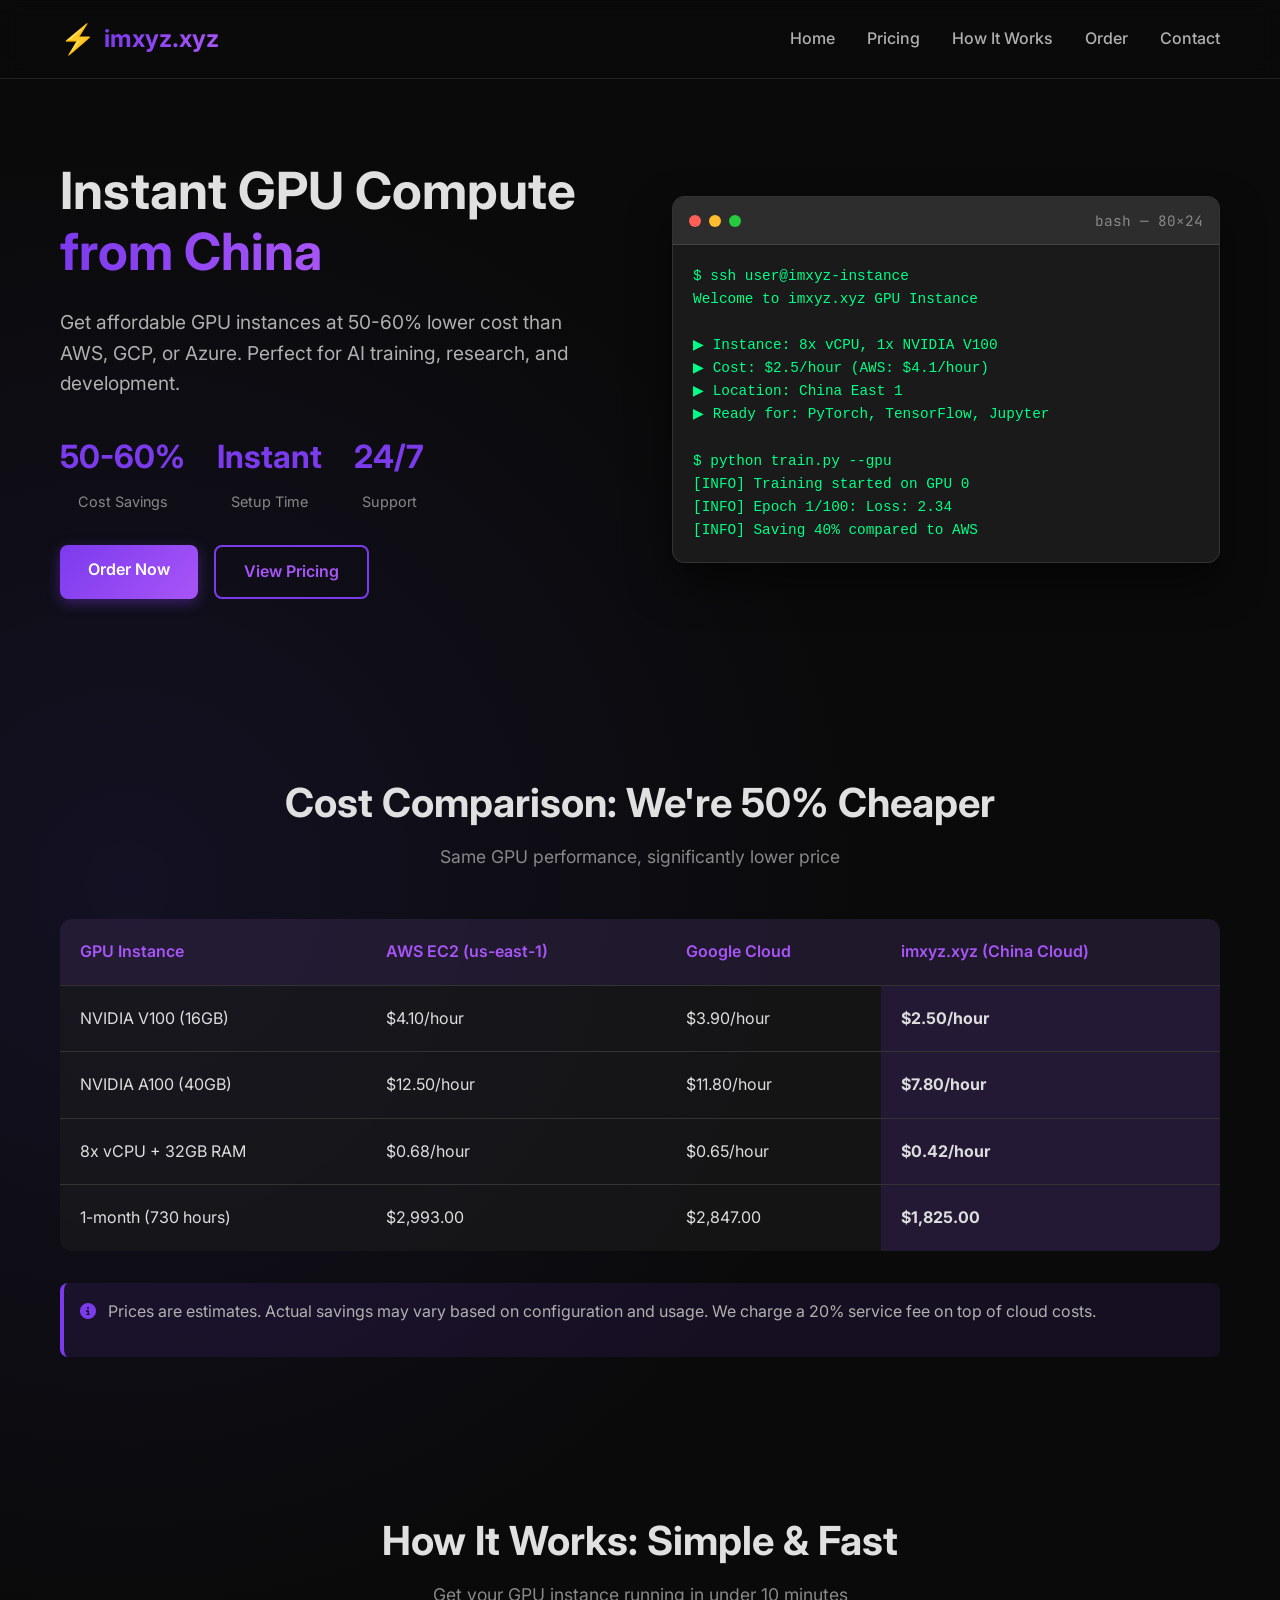
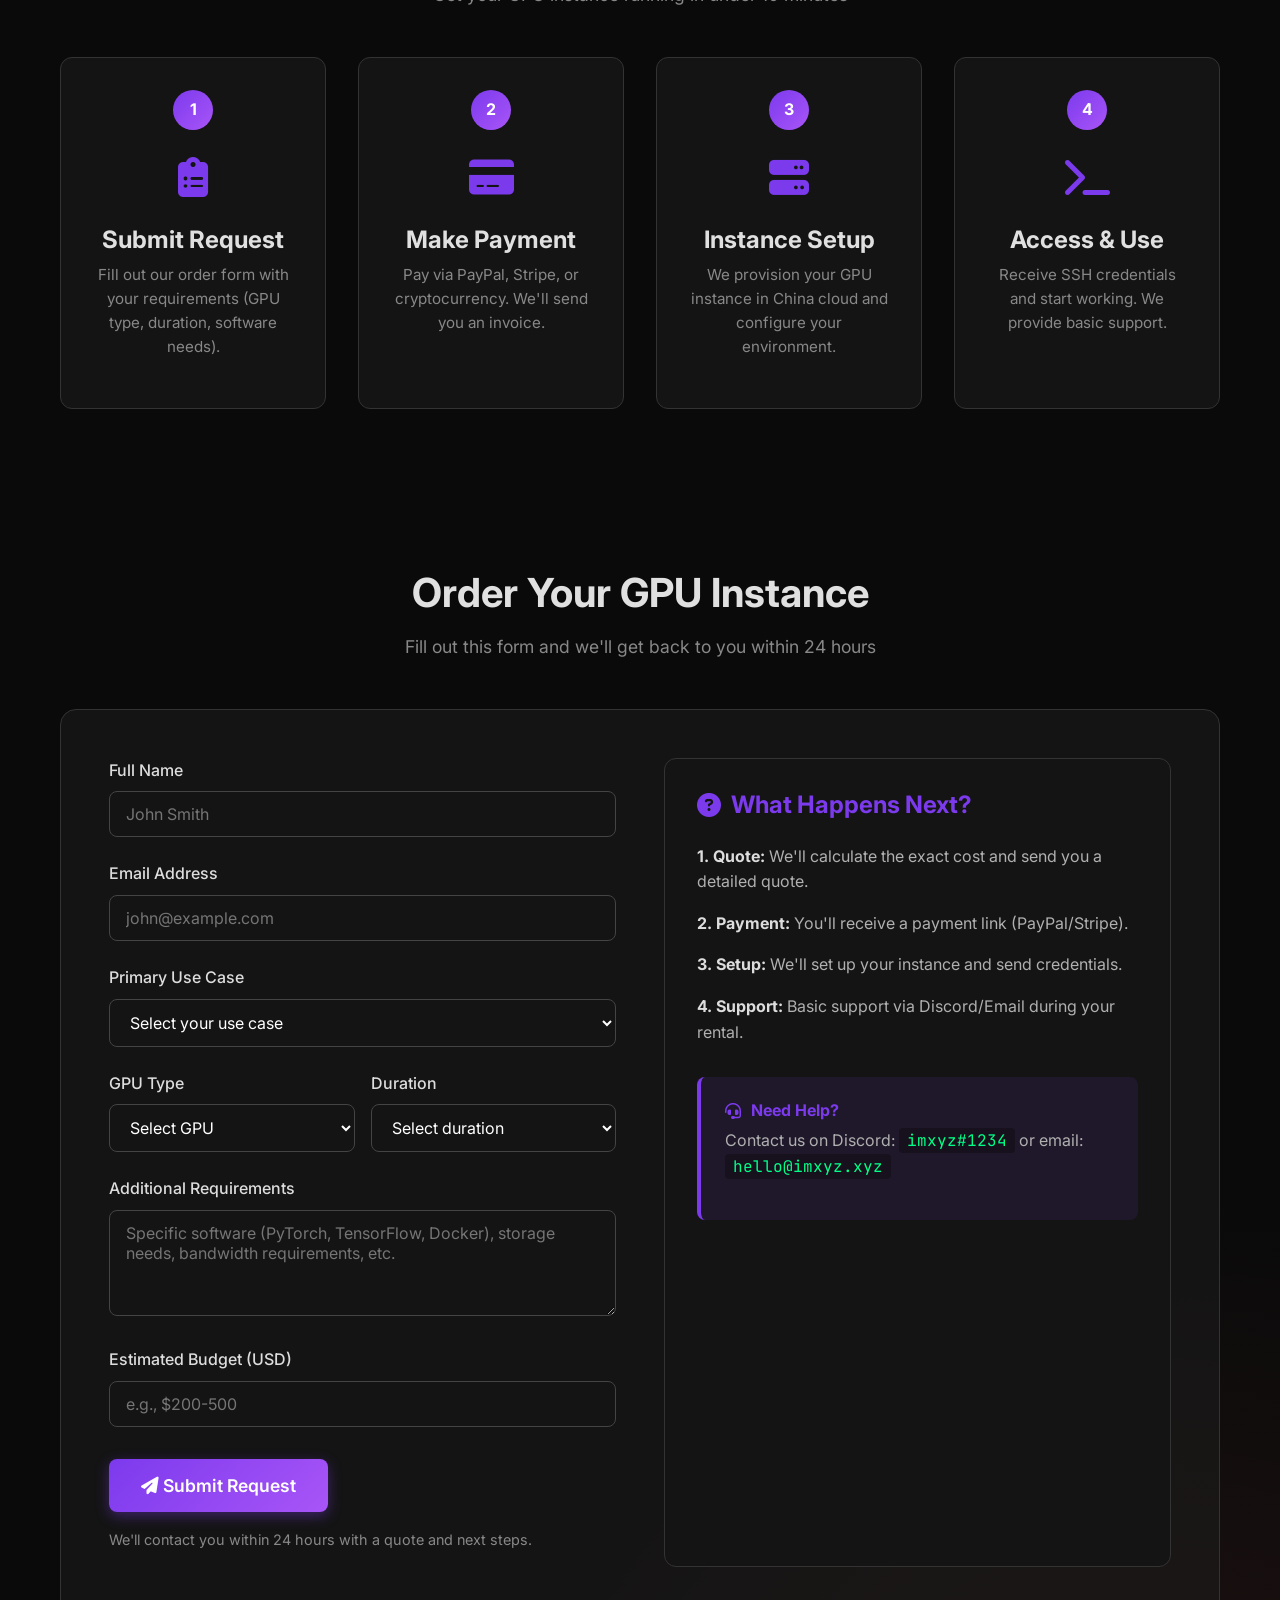
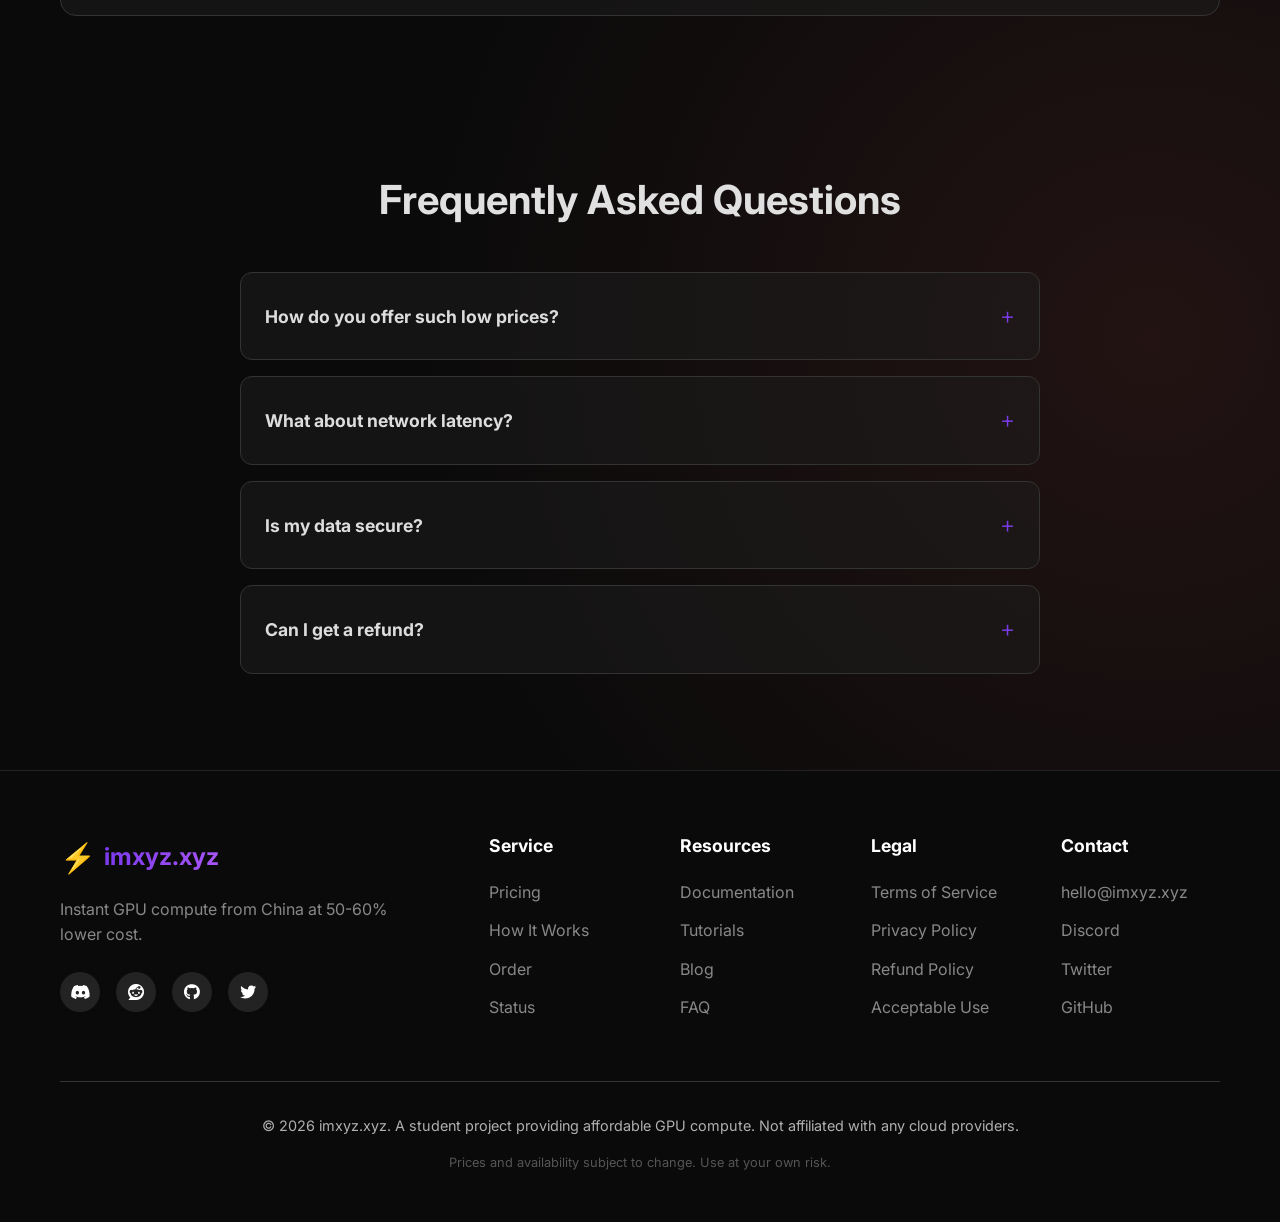
<file: index.html>
<!DOCTYPE html>
<html lang="en">
<head>
    <meta charset="UTF-8">
    <meta name="viewport" content="width=device-width, initial-scale=1.0">
    <title>imxyz.xyz | Instant GPU Compute from China</title>
    <link rel="stylesheet" href="css/style.css">
    <link rel="stylesheet" href="https://cdnjs.cloudflare.com/ajax/libs/font-awesome/6.4.0/css/all.min.css">
    <link href="https://fonts.googleapis.com/css2?family=Inter:wght@300;400;500;600;700&family=JetBrains+Mono:wght@400;500&display=swap" rel="stylesheet">
    <link rel="icon" type="image/x-icon" href="https://img.icons8.com/color/96/000000/cloud-computing.png">
</head>
<body>
    <!-- Navigation -->
    <nav class="navbar">
        <div class="container">
            <a href="/" class="logo">
                <span class="logo-icon">⚡</span>
                <span class="logo-text">imxyz.xyz</span>
            </a>
            <div class="nav-links">
                <a href="#home">Home</a>
                <a href="#pricing">Pricing</a>
                <a href="#how-it-works">How It Works</a>
                <a href="#order">Order</a>
                <a href="#contact">Contact</a>
            </div>
            <button class="menu-toggle" id="menuToggle">
                <i class="fas fa-bars"></i>
            </button>
        </div>
    </nav>

    <!-- Hero Section -->
    <section class="hero" id="home">
        <div class="container">
            <div class="hero-content">
                <h1 class="hero-title">Instant GPU Compute <span class="highlight">from China</span></h1>
                <p class="hero-subtitle">Get affordable GPU instances at 50-60% lower cost than AWS, GCP, or Azure. Perfect for AI training, research, and development.</p>
                <div class="hero-stats">
                    <div class="stat">
                        <div class="stat-number">50-60%</div>
                        <div class="stat-label">Cost Savings</div>
                    </div>
                    <div class="stat">
                        <div class="stat-number">Instant</div>
                        <div class="stat-label">Setup Time</div>
                    </div>
                    <div class="stat">
                        <div class="stat-number">24/7</div>
                        <div class="stat-label">Support</div>
                    </div>
                </div>
                <div class="hero-actions">
                    <a href="#order" class="btn btn-primary">Order Now</a>
                    <a href="#pricing" class="btn btn-secondary">View Pricing</a>
                </div>
            </div>
            <div class="hero-image">
                <div class="terminal-window">
                    <div class="terminal-header">
                        <div class="terminal-buttons">
                            <span class="terminal-btn close"></span>
                            <span class="terminal-btn minimize"></span>
                            <span class="terminal-btn maximize"></span>
                        </div>
                        <span class="terminal-title">bash — 80×24</span>
                    </div>
                    <div class="terminal-body">
                        <pre><code class="language-bash">$ ssh user@imxyz-instance
Welcome to imxyz.xyz GPU Instance

▶ Instance: 8x vCPU, 1x NVIDIA V100
▶ Cost: $2.5/hour (AWS: $4.1/hour)
▶ Location: China East 1
▶ Ready for: PyTorch, TensorFlow, Jupyter

$ python train.py --gpu
[INFO] Training started on GPU 0
[INFO] Epoch 1/100: Loss: 2.34
[INFO] Saving 40% compared to AWS</code></pre>
                    </div>
                </div>
            </div>
        </div>
    </section>

    <!-- Pricing Comparison -->
    <section class="section pricing" id="pricing">
        <div class="container">
            <h2 class="section-title">Cost Comparison: We're 50% Cheaper</h2>
            <p class="section-subtitle">Same GPU performance, significantly lower price</p>

            <div class="comparison-table">
                <table>
                    <thead>
                        <tr>
                            <th>GPU Instance</th>
                            <th>AWS EC2 (us-east-1)</th>
                            <th>Google Cloud</th>
                            <th class="highlight-cell">imxyz.xyz (China Cloud)</th>
                        </tr>
                    </thead>
                    <tbody>
                        <tr>
                            <td>NVIDIA V100 (16GB)</td>
                            <td>$4.10/hour</td>
                            <td>$3.90/hour</td>
                            <td class="highlight-cell"><strong>$2.50/hour</strong></td>
                        </tr>
                        <tr>
                            <td>NVIDIA A100 (40GB)</td>
                            <td>$12.50/hour</td>
                            <td>$11.80/hour</td>
                            <td class="highlight-cell"><strong>$7.80/hour</strong></td>
                        </tr>
                        <tr>
                            <td>8x vCPU + 32GB RAM</td>
                            <td>$0.68/hour</td>
                            <td>$0.65/hour</td>
                            <td class="highlight-cell"><strong>$0.42/hour</strong></td>
                        </tr>
                        <tr>
                            <td>1-month (730 hours)</td>
                            <td>$2,993.00</td>
                            <td>$2,847.00</td>
                            <td class="highlight-cell"><strong>$1,825.00</strong></td>
                        </tr>
                    </tbody>
                </table>
            </div>

            <div class="note">
                <p><i class="fas fa-info-circle"></i> Prices are estimates. Actual savings may vary based on configuration and usage. We charge a 20% service fee on top of cloud costs.</p>
            </div>
        </div>
    </section>

    <!-- How It Works -->
    <section class="section steps" id="how-it-works">
        <div class="container">
            <h2 class="section-title">How It Works: Simple & Fast</h2>
            <p class="section-subtitle">Get your GPU instance running in under 10 minutes</p>

            <div class="steps-grid">
                <div class="step-card">
                    <div class="step-number">1</div>
                    <div class="step-icon"><i class="fas fa-clipboard-list"></i></div>
                    <h3 class="step-title">Submit Request</h3>
                    <p class="step-description">Fill out our order form with your requirements (GPU type, duration, software needs).</p>
                </div>
                <div class="step-card">
                    <div class="step-number">2</div>
                    <div class="step-icon"><i class="fas fa-credit-card"></i></div>
                    <h3 class="step-title">Make Payment</h3>
                    <p class="step-description">Pay via PayPal, Stripe, or cryptocurrency. We'll send you an invoice.</p>
                </div>
                <div class="step-card">
                    <div class="step-number">3</div>
                    <div class="step-icon"><i class="fas fa-server"></i></div>
                    <h3 class="step-title">Instance Setup</h3>
                    <p class="step-description">We provision your GPU instance in China cloud and configure your environment.</p>
                </div>
                <div class="step-card">
                    <div class="step-number">4</div>
                    <div class="step-icon"><i class="fas fa-terminal"></i></div>
                    <h3 class="step-title">Access & Use</h3>
                    <p class="step-description">Receive SSH credentials and start working. We provide basic support.</p>
                </div>
            </div>
        </div>
    </section>

    <!-- Order Form -->
    <section class="section order" id="order">
        <div class="container">
            <h2 class="section-title">Order Your GPU Instance</h2>
            <p class="section-subtitle">Fill out this form and we'll get back to you within 24 hours</p>

            <div class="order-form-container">
                <!-- Formspree Configuration:
                1. Sign up at https://formspree.io
                2. Create a new form
                3. Replace "your-form-id" with your actual form ID
                4. Keep the action URL format: https://formspree.io/f/YOUR_FORM_ID -->
                <form id="orderForm" action="https://formspree.io/f/your-form-id" method="POST">
                    <div class="form-group">
                        <label for="name">Full Name</label>
                        <input type="text" id="name" name="name" required placeholder="John Smith">
                    </div>

                    <div class="form-group">
                        <label for="email">Email Address</label>
                        <input type="email" id="email" name="email" required placeholder="john@example.com">
                    </div>

                    <div class="form-group">
                        <label for="useCase">Primary Use Case</label>
                        <select id="useCase" name="useCase" required>
                            <option value="" disabled selected>Select your use case</option>
                            <option value="ai_training">AI/ML Model Training</option>
                            <option value="research">Academic Research</option>
                            <option value="development">Software Development</option>
                            <option value="rendering">3D Rendering</option>
                            <option value="other">Other</option>
                        </select>
                    </div>

                    <div class="form-row">
                        <div class="form-group">
                            <label for="gpuType">GPU Type</label>
                            <select id="gpuType" name="gpuType" required>
                                <option value="" disabled selected>Select GPU</option>
                                <option value="v100">NVIDIA V100 (16GB)</option>
                                <option value="a100">NVIDIA A100 (40GB)</option>
                                <option value="rtx3090">NVIDIA RTX 3090</option>
                                <option value="no_gpu">CPU Only (No GPU)</option>
                            </select>
                        </div>

                        <div class="form-group">
                            <label for="duration">Duration</label>
                            <select id="duration" name="duration" required>
                                <option value="" disabled selected>Select duration</option>
                                <option value="1day">1 Day</option>
                                <option value="1week">1 Week</option>
                                <option value="1month">1 Month</option>
                                <option value="custom">Custom</option>
                            </select>
                        </div>
                    </div>

                    <div class="form-group">
                        <label for="requirements">Additional Requirements</label>
                        <textarea id="requirements" name="requirements" rows="4" placeholder="Specific software (PyTorch, TensorFlow, Docker), storage needs, bandwidth requirements, etc."></textarea>
                    </div>

                    <div class="form-group">
                        <label for="budget">Estimated Budget (USD)</label>
                        <input type="text" id="budget" name="budget" placeholder="e.g., $200-500">
                    </div>

                    <div class="form-submit">
                        <button type="submit" class="btn btn-primary btn-large">
                            <i class="fas fa-paper-plane"></i> Submit Request
                        </button>
                        <p class="form-note">We'll contact you within 24 hours with a quote and next steps.</p>
                    </div>
                </form>

                <div class="order-info">
                    <h3><i class="fas fa-question-circle"></i> What Happens Next?</h3>
                    <ul>
                        <li><strong>1. Quote:</strong> We'll calculate the exact cost and send you a detailed quote.</li>
                        <li><strong>2. Payment:</strong> You'll receive a payment link (PayPal/Stripe).</li>
                        <li><strong>3. Setup:</strong> We'll set up your instance and send credentials.</li>
                        <li><strong>4. Support:</strong> Basic support via Discord/Email during your rental.</li>
                    </ul>

                    <div class="contact-info">
                        <h4><i class="fas fa-headset"></i> Need Help?</h4>
                        <p>Contact us on Discord: <code>imxyz#1234</code> or email: <code>hello@imxyz.xyz</code></p>
                    </div>
                </div>
            </div>
        </div>
    </section>

    <!-- FAQ -->
    <section class="section faq">
        <div class="container">
            <h2 class="section-title">Frequently Asked Questions</h2>

            <div class="faq-grid">
                <div class="faq-item">
                    <div class="faq-question">
                        <h3>How do you offer such low prices?</h3>
                        <span class="faq-toggle">+</span>
                    </div>
                    <div class="faq-answer">
                        <p>We leverage China's cloud providers (Aliyun, Tencent Cloud) which have significantly lower infrastructure costs and government subsidies. We purchase resources at local rates and pass the savings to international customers.</p>
                    </div>
                </div>

                <div class="faq-item">
                    <div class="faq-question">
                        <h3>What about network latency?</h3>
                        <span class="faq-toggle">+</span>
                    </div>
                    <div class="faq-answer">
                        <p>Instances are located in China, so expect 150-250ms latency from North America/Europe. This is acceptable for batch processing, AI training, and development work. Not suitable for real-time applications.</p>
                    </div>
                </div>

                <div class="faq-item">
                    <div class="faq-question">
                        <h3>Is my data secure?</h3>
                        <span class="faq-toggle">+</span>
                    </div>
                    <div class="faq-answer">
                        <p>We don't access your data. You get full SSH access to your instance. We recommend encrypting sensitive data and using VPNs. We don't store any of your data after instance termination.</p>
                    </div>
                </div>

                <div class="faq-item">
                    <div class="faq-question">
                        <h3>Can I get a refund?</h3>
                        <span class="faq-toggle">+</span>
                    </div>
                    <div class="faq-answer">
                        <p>Yes, within the first 24 hours if the instance doesn't work as described. After that, we offer prorated refunds for unused time if you cancel early.</p>
                    </div>
                </div>
            </div>
        </div>
    </section>

    <!-- Footer -->
    <footer class="footer" id="contact">
        <div class="container">
            <div class="footer-content">
                <div class="footer-brand">
                    <a href="/" class="logo">
                        <span class="logo-icon">⚡</span>
                        <span class="logo-text">imxyz.xyz</span>
                    </a>
                    <p class="footer-tagline">Instant GPU compute from China at 50-60% lower cost.</p>
                    <div class="footer-social">
                        <a href="#" class="social-link"><i class="fab fa-discord"></i></a>
                        <a href="#" class="social-link"><i class="fab fa-reddit"></i></a>
                        <a href="#" class="social-link"><i class="fab fa-github"></i></a>
                        <a href="#" class="social-link"><i class="fab fa-twitter"></i></a>
                    </div>
                </div>

                <div class="footer-links">
                    <div class="footer-column">
                        <h4>Service</h4>
                        <a href="#pricing">Pricing</a>
                        <a href="#how-it-works">How It Works</a>
                        <a href="#order">Order</a>
                        <a href="#">Status</a>
                    </div>

                    <div class="footer-column">
                        <h4>Resources</h4>
                        <a href="#">Documentation</a>
                        <a href="#">Tutorials</a>
                        <a href="#">Blog</a>
                        <a href="#faq">FAQ</a>
                    </div>

                    <div class="footer-column">
                        <h4>Legal</h4>
                        <a href="#">Terms of Service</a>
                        <a href="#">Privacy Policy</a>
                        <a href="#">Refund Policy</a>
                        <a href="#">Acceptable Use</a>
                    </div>

                    <div class="footer-column">
                        <h4>Contact</h4>
                        <a href="mailto:hello@imxyz.xyz">hello@imxyz.xyz</a>
                        <a href="#">Discord</a>
                        <a href="#">Twitter</a>
                        <a href="#">GitHub</a>
                    </div>
                </div>
            </div>

            <div class="footer-bottom">
                <p>&copy; 2026 imxyz.xyz. A student project providing affordable GPU compute. Not affiliated with any cloud providers.</p>
                <p class="footer-note">Prices and availability subject to change. Use at your own risk.</p>
            </div>
        </div>
    </footer>

    <!-- Scripts -->
    <script src="js/script.js"></script>
    <script>
        // Form submission handler
        document.getElementById('orderForm').addEventListener('submit', function(e) {
            e.preventDefault();
            const formData = new FormData(this);

            // Simple validation
            const email = formData.get('email');
            if (!email.includes('@')) {
                alert('Please enter a valid email address.');
                return;
            }

            // In production, you would submit to Formspree or similar
            // For now, just show a success message
            alert('Thank you! Your request has been submitted. We will contact you within 24 hours.');
            this.reset();
        });

        // FAQ toggle
        document.querySelectorAll('.faq-question').forEach(item => {
            item.addEventListener('click', () => {
                const answer = item.nextElementSibling;
                const toggle = item.querySelector('.faq-toggle');

                answer.classList.toggle('active');
                toggle.textContent = answer.classList.contains('active') ? '−' : '+';
            });
        });

        // Mobile menu toggle
        document.getElementById('menuToggle').addEventListener('click', () => {
            document.querySelector('.nav-links').classList.toggle('active');
        });
    </script>
</body>
</html>
</file>
<file: css/style.css>
/* Reset & Base Styles */
* {
    margin: 0;
    padding: 0;
    box-sizing: border-box;
}

html {
    scroll-behavior: smooth;
}

body {
    font-family: 'Inter', sans-serif;
    line-height: 1.6;
    color: #e0e0e0;
    background-color: #0a0a0a;
    background-image:
        radial-gradient(circle at 10% 20%, rgba(100, 80, 255, 0.1) 0%, transparent 20%),
        radial-gradient(circle at 90% 80%, rgba(255, 100, 100, 0.1) 0%, transparent 20%);
    min-height: 100vh;
}

.container {
    max-width: 1200px;
    margin: 0 auto;
    padding: 0 20px;
}

/* Typography */
h1, h2, h3, h4 {
    font-weight: 700;
    line-height: 1.2;
    margin-bottom: 1rem;
}

h1 {
    font-size: 3.5rem;
}

h2 {
    font-size: 2.5rem;
}

h3 {
    font-size: 1.5rem;
}

p {
    margin-bottom: 1rem;
    color: #b0b0b0;
}

.highlight {
    color: #7c3aed;
    background: linear-gradient(90deg, #7c3aed, #a855f7);
    -webkit-background-clip: text;
    -webkit-text-fill-color: transparent;
    background-clip: text;
}

/* Buttons */
.btn {
    display: inline-block;
    padding: 12px 28px;
    border-radius: 8px;
    font-weight: 600;
    font-size: 1rem;
    text-decoration: none;
    transition: all 0.3s ease;
    border: none;
    cursor: pointer;
    font-family: 'Inter', sans-serif;
}

.btn-primary {
    background: linear-gradient(135deg, #7c3aed, #a855f7);
    color: white;
    box-shadow: 0 4px 14px rgba(124, 58, 237, 0.4);
}

.btn-primary:hover {
    transform: translateY(-2px);
    box-shadow: 0 6px 20px rgba(124, 58, 237, 0.6);
}

.btn-secondary {
    background: transparent;
    color: #a855f7;
    border: 2px solid #7c3aed;
}

.btn-secondary:hover {
    background: rgba(124, 58, 237, 0.1);
}

.btn-large {
    padding: 16px 32px;
    font-size: 1.1rem;
}

/* Navigation */
.navbar {
    background: rgba(10, 10, 10, 0.9);
    backdrop-filter: blur(10px);
    border-bottom: 1px solid #222;
    position: fixed;
    top: 0;
    left: 0;
    right: 0;
    z-index: 1000;
    padding: 1rem 0;
}

.navbar .container {
    display: flex;
    justify-content: space-between;
    align-items: center;
}

.logo {
    display: flex;
    align-items: center;
    text-decoration: none;
    font-size: 1.5rem;
    font-weight: 700;
    color: white;
}

.logo-icon {
    margin-right: 8px;
    font-size: 1.8rem;
}

.logo-text {
    background: linear-gradient(90deg, #7c3aed, #a855f7);
    -webkit-background-clip: text;
    -webkit-text-fill-color: transparent;
    background-clip: text;
}

.nav-links {
    display: flex;
    gap: 2rem;
}

.nav-links a {
    color: #b0b0b0;
    text-decoration: none;
    font-weight: 500;
    transition: color 0.3s;
}

.nav-links a:hover {
    color: #a855f7;
}

.menu-toggle {
    display: none;
    background: none;
    border: none;
    color: white;
    font-size: 1.5rem;
    cursor: pointer;
}

/* Hero Section */
.hero {
    padding: 160px 0 100px;
    overflow: hidden;
}

.hero .container {
    display: grid;
    grid-template-columns: 1fr 1fr;
    gap: 4rem;
    align-items: center;
}

.hero-title {
    font-size: 3.2rem;
    margin-bottom: 1.5rem;
}

.hero-subtitle {
    font-size: 1.2rem;
    color: #b0b0b0;
    margin-bottom: 2rem;
    max-width: 600px;
}

.hero-stats {
    display: flex;
    gap: 2rem;
    margin-bottom: 2rem;
}

.stat {
    text-align: center;
}

.stat-number {
    font-size: 2rem;
    font-weight: 700;
    color: #7c3aed;
    margin-bottom: 0.5rem;
}

.stat-label {
    color: #888;
    font-size: 0.9rem;
}

.hero-actions {
    display: flex;
    gap: 1rem;
    margin-top: 2rem;
}

.terminal-window {
    background: #1a1a1a;
    border-radius: 12px;
    overflow: hidden;
    box-shadow: 0 20px 40px rgba(0, 0, 0, 0.5);
    border: 1px solid #333;
}

.terminal-header {
    background: #2d2d2d;
    padding: 12px 16px;
    display: flex;
    align-items: center;
    justify-content: space-between;
    border-bottom: 1px solid #444;
}

.terminal-buttons {
    display: flex;
    gap: 8px;
}

.terminal-btn {
    width: 12px;
    height: 12px;
    border-radius: 50%;
    display: inline-block;
}

.terminal-btn.close {
    background: #ff5f56;
}

.terminal-btn.minimize {
    background: #ffbd2e;
}

.terminal-btn.maximize {
    background: #27ca3f;
}

.terminal-title {
    color: #888;
    font-size: 0.9rem;
    font-family: 'JetBrains Mono', monospace;
}

.terminal-body {
    padding: 20px;
    font-family: 'JetBrains Mono', monospace;
    font-size: 0.9rem;
    line-height: 1.6;
}

.terminal-body pre {
    margin: 0;
    overflow-x: auto;
}

.terminal-body code {
    color: #00ff88;
}

.terminal-body .language-bash {
    color: #00ff88;
}

/* Sections */
.section {
    padding: 80px 0;
}

.section-title {
    text-align: center;
    margin-bottom: 1rem;
}

.section-subtitle {
    text-align: center;
    color: #888;
    margin-bottom: 3rem;
    font-size: 1.1rem;
}

/* Pricing Table */
.comparison-table {
    overflow-x: auto;
    margin: 2rem 0;
}

.comparison-table table {
    width: 100%;
    border-collapse: collapse;
    background: rgba(30, 30, 30, 0.5);
    border-radius: 12px;
    overflow: hidden;
}

.comparison-table th,
.comparison-table td {
    padding: 20px;
    text-align: left;
    border-bottom: 1px solid #333;
}

.comparison-table th {
    background: rgba(124, 58, 237, 0.1);
    color: #a855f7;
    font-weight: 600;
}

.comparison-table td {
    color: #ddd;
}

.highlight-cell {
    background: rgba(124, 58, 237, 0.15);
    color: #7c3aed;
    font-weight: 600;
}

.comparison-table tr:last-child td {
    border-bottom: none;
}

.note {
    background: rgba(124, 58, 237, 0.1);
    border-left: 4px solid #7c3aed;
    padding: 16px;
    border-radius: 8px;
    margin-top: 2rem;
}

.note i {
    color: #7c3aed;
    margin-right: 8px;
}

/* Steps */
.steps-grid {
    display: grid;
    grid-template-columns: repeat(auto-fit, minmax(250px, 1fr));
    gap: 2rem;
    margin-top: 3rem;
}

.step-card {
    background: rgba(30, 30, 30, 0.5);
    border-radius: 12px;
    padding: 2rem;
    text-align: center;
    border: 1px solid #333;
    transition: transform 0.3s, border-color 0.3s;
}

.step-card:hover {
    transform: translateY(-5px);
    border-color: #7c3aed;
}

.step-number {
    display: inline-block;
    width: 40px;
    height: 40px;
    background: linear-gradient(135deg, #7c3aed, #a855f7);
    color: white;
    border-radius: 50%;
    display: flex;
    align-items: center;
    justify-content: center;
    font-weight: 700;
    margin: 0 auto 1rem;
}

.step-icon {
    font-size: 2.5rem;
    color: #7c3aed;
    margin-bottom: 1rem;
}

.step-title {
    margin-bottom: 0.5rem;
}

.step-description {
    color: #888;
    font-size: 0.95rem;
}

/* Order Form */
.order-form-container {
    display: grid;
    grid-template-columns: 1fr 1fr;
    gap: 3rem;
    background: rgba(30, 30, 30, 0.5);
    border-radius: 16px;
    padding: 3rem;
    border: 1px solid #333;
}

.form-group {
    margin-bottom: 1.5rem;
}

.form-group label {
    display: block;
    margin-bottom: 0.5rem;
    color: #ddd;
    font-weight: 500;
}

.form-group input,
.form-group select,
.form-group textarea {
    width: 100%;
    padding: 12px 16px;
    background: rgba(20, 20, 20, 0.8);
    border: 1px solid #444;
    border-radius: 8px;
    color: white;
    font-family: 'Inter', sans-serif;
    font-size: 1rem;
    transition: border-color 0.3s;
}

.form-group input:focus,
.form-group select:focus,
.form-group textarea:focus {
    outline: none;
    border-color: #7c3aed;
}

.form-row {
    display: grid;
    grid-template-columns: 1fr 1fr;
    gap: 1rem;
}

.form-submit {
    margin-top: 2rem;
}

.form-note {
    margin-top: 1rem;
    font-size: 0.9rem;
    color: #888;
}

.order-info {
    background: rgba(20, 20, 20, 0.8);
    border-radius: 12px;
    padding: 2rem;
    border: 1px solid #333;
}

.order-info h3 {
    color: #7c3aed;
    margin-bottom: 1.5rem;
    display: flex;
    align-items: center;
    gap: 10px;
}

.order-info ul {
    list-style: none;
    margin-bottom: 2rem;
}

.order-info li {
    margin-bottom: 1rem;
    color: #b0b0b0;
}

.order-info strong {
    color: #ddd;
}

.contact-info {
    background: rgba(124, 58, 237, 0.1);
    border-radius: 8px;
    padding: 1.5rem;
    border-left: 4px solid #7c3aed;
}

.contact-info h4 {
    color: #7c3aed;
    margin-bottom: 0.5rem;
    display: flex;
    align-items: center;
    gap: 10px;
}

.contact-info code {
    background: rgba(0, 0, 0, 0.3);
    padding: 2px 8px;
    border-radius: 4px;
    font-family: 'JetBrains Mono', monospace;
    color: #00ff88;
}

/* FAQ */
.faq-grid {
    max-width: 800px;
    margin: 3rem auto 0;
}

.faq-item {
    background: rgba(30, 30, 30, 0.5);
    border-radius: 12px;
    margin-bottom: 1rem;
    overflow: hidden;
    border: 1px solid #333;
}

.faq-question {
    padding: 1.5rem;
    display: flex;
    justify-content: space-between;
    align-items: center;
    cursor: pointer;
}

.faq-question h3 {
    margin-bottom: 0;
    font-size: 1.1rem;
    color: #ddd;
}

.faq-toggle {
    color: #7c3aed;
    font-size: 1.5rem;
    font-weight: 300;
    transition: transform 0.3s;
}

.faq-answer {
    padding: 0 1.5rem;
    max-height: 0;
    overflow: hidden;
    transition: max-height 0.3s, padding 0.3s;
}

.faq-answer.active {
    padding: 0 1.5rem 1.5rem;
    max-height: 500px;
}

.faq-answer p {
    color: #888;
    margin-bottom: 0;
}

/* Footer */
.footer {
    background: rgba(10, 10, 10, 0.95);
    border-top: 1px solid #222;
    padding: 4rem 0 2rem;
}

.footer-content {
    display: grid;
    grid-template-columns: 1fr 2fr;
    gap: 4rem;
    margin-bottom: 3rem;
}

.footer-tagline {
    margin: 1rem 0;
    color: #888;
}

.footer-social {
    display: flex;
    gap: 1rem;
    margin-top: 1.5rem;
}

.social-link {
    display: inline-flex;
    align-items: center;
    justify-content: center;
    width: 40px;
    height: 40px;
    background: rgba(255, 255, 255, 0.1);
    border-radius: 50%;
    color: white;
    text-decoration: none;
    transition: all 0.3s;
}

.social-link:hover {
    background: #7c3aed;
    transform: translateY(-3px);
}

.footer-links {
    display: grid;
    grid-template-columns: repeat(4, 1fr);
    gap: 2rem;
}

.footer-column h4 {
    color: white;
    margin-bottom: 1.5rem;
    font-size: 1.1rem;
}

.footer-column a {
    display: block;
    color: #888;
    text-decoration: none;
    margin-bottom: 0.8rem;
    transition: color 0.3s;
}

.footer-column a:hover {
    color: #a855f7;
}

.footer-bottom {
    border-top: 1px solid #333;
    padding-top: 2rem;
    text-align: center;
    color: #666;
    font-size: 0.9rem;
}

.footer-note {
    margin-top: 0.5rem;
    font-size: 0.8rem;
    color: #555;
}

/* Responsive */
@media (max-width: 992px) {
    .hero .container {
        grid-template-columns: 1fr;
        text-align: center;
    }

    .hero-stats {
        justify-content: center;
    }

    .order-form-container {
        grid-template-columns: 1fr;
    }

    .footer-content {
        grid-template-columns: 1fr;
        gap: 3rem;
    }

    .footer-links {
        grid-template-columns: repeat(2, 1fr);
    }
}

@media (max-width: 768px) {
    h1 {
        font-size: 2.5rem;
    }

    h2 {
        font-size: 2rem;
    }

    .nav-links {
        display: none;
        position: absolute;
        top: 100%;
        left: 0;
        right: 0;
        background: rgba(10, 10, 10, 0.98);
        flex-direction: column;
        padding: 1rem;
        border-top: 1px solid #222;
    }

    .nav-links.active {
        display: flex;
    }

    .menu-toggle {
        display: block;
    }

    .form-row {
        grid-template-columns: 1fr;
    }

    .steps-grid {
        grid-template-columns: 1fr;
    }

    .footer-links {
        grid-template-columns: 1fr;
    }
}

@media (max-width: 480px) {
    .hero-actions {
        flex-direction: column;
        align-items: center;
    }

    .btn {
        width: 100%;
        text-align: center;
    }

    .order-form-container {
        padding: 2rem 1.5rem;
    }
}
</file>
